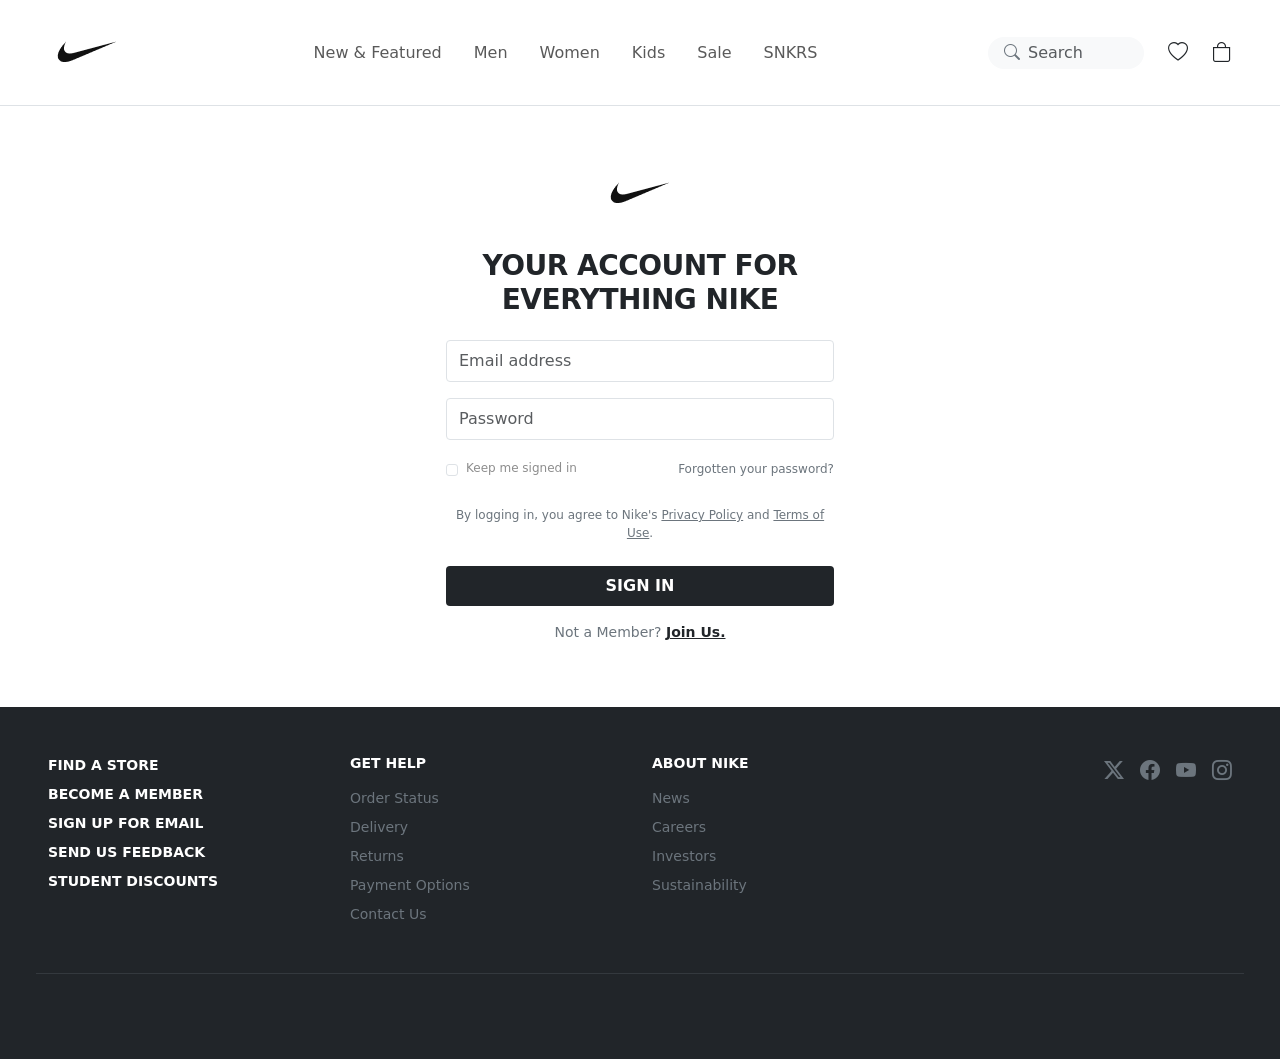
<file: index.html>
<!DOCTYPE html>
<html lang="en">

<head>
    <meta charset="UTF-8">
    <meta name="viewport" content="width=device-width, initial-scale=1.0">
    <title>Nike Login</title>
    <link href="https://cdn.jsdelivr.net/npm/bootstrap@5.3.0/dist/css/bootstrap.min.css" rel="stylesheet">
    <link rel="stylesheet" href="https://cdn.jsdelivr.net/npm/bootstrap-icons@1.11.0/font/bootstrap-icons.css">
</head>

<body class="bg-white d-flex flex-column min-vh-100">

    <nav class="navbar navbar-expand-lg navbar-light bg-white border-bottom sticky-top py-2">
        <div class="container-fluid px-lg-5 px-3">
            <a class="navbar-brand" href="#">
                <img src="images/nikelogo.png" alt="">
            </a>

            <button class="navbar-toggler border-0" type="button" data-bs-toggle="collapse" data-bs-target="#nikeNav">
                <span class="navbar-toggler-icon"></span>
            </button>

            <div class="collapse navbar-collapse" id="nikeNav">
                <ul class="navbar-nav mx-auto fw-medium text-dark text-center py-3 py-lg-0">
                    <li class="nav-item"><a class="nav-link px-3" href="../1/index.html">New & Featured</a></li>
                    <li class="nav-item"><a class="nav-link px-3" href="../2/index.html">Men</a></li>
                    <li class="nav-item"><a class="nav-link px-3" href="#">Women</a></li>
                    <li class="nav-item"><a class="nav-link px-3" href="#">Kids</a></li>
                    <li class="nav-item"><a class="nav-link px-3" href="#">Sale</a></li>
                    <li class="nav-item"><a class="nav-link px-3" href="#">SNKRS</a></li>
                </ul>

                <div class="d-flex align-items-center justify-content-center">
                    <div class="bg-light rounded-pill px-3 py-1 d-flex align-items-center">
                        <i class="bi bi-search text-secondary me-2"></i>
                        <input type="text" class="form-control border-0 bg-transparent p-0 shadow-none"
                            placeholder="Search" style="width: 100px;">
                    </div>
                    <i class="bi bi-heart ms-4 fs-5 cursor-pointer"></i>
                    <i class="bi bi-bag ms-4 fs-5 cursor-pointer"></i>
                </div>
            </div>
        </div>
    </nav>

    <main class="container flex-grow-1 d-flex justify-content-center align-items-center py-5">
        <div class="text-center w-100 px-3" style="max-width: 420px;">
            <div class="mb-3">
                <img src="images/nikelogo.png" alt="">
            </div>

            <h3 class="fw-bolder mb-4 px-lg-4" style="line-height: 1.2; letter-spacing: -0.5px;">YOUR ACCOUNT FOR
                EVERYTHING NIKE</h3>

            <form>
                <div class="mb-3 text-start">
                    <input type="email" class="form-control rounded-1 py-2 shadow-none" placeholder="Email address">
                </div>
                <div class="mb-3 text-start">
                    <input type="password" class="form-control rounded-1 py-2 shadow-none" placeholder="Password">
                </div>

                <div class="d-flex justify-content-between align-items-center mb-4 flex-wrap gap-2"
                    style="font-size: 12px; color: #8d8d8d;">
                    <div class="form-check p-0 d-flex align-items-center">
                        <input class="form-check-input ms-0 me-2 shadow-none" type="checkbox" id="keepSignedIn">
                        <label class="form-check-label" for="keepSignedIn">Keep me signed in</label>
                    </div>
                    <a href="#" class="text-decoration-none text-secondary">Forgotten your password?</a>
                </div>

                <p class="mb-4 text-secondary" style="font-size: 12px; line-height: 1.5;">
                    By logging in, you agree to Nike's <a href="#"
                        class="text-decoration-underline text-secondary">Privacy Policy</a> and <a href="#"
                        class="text-decoration-underline text-secondary">Terms of Use</a>.
                </p>

                <button type="submit" class="btn btn-dark w-100 rounded-1 py-2 mb-3 fw-bold border-0">SIGN IN</button>

                <p class="small text-secondary">Not a Member? <a href="#"
                        class="text-dark text-decoration-underline fw-bold">Join Us.</a></p>
            </form>
        </div>
    </main>

    <footer class="bg-dark text-white py-5">
        <div class="container-fluid px-lg-5 px-4">
            <div class="row g-4">
                <div class="col-12 col-md-3">
                    <ul class="nav flex-column small text-uppercase fw-bold gap-2">
                        <li class="nav-item">Find A Store</li>
                        <li class="nav-item">Become A Member</li>
                        <li class="nav-item">Sign Up For Email</li>
                        <li class="nav-item">Send Us Feedback</li>
                        <li class="nav-item">Student Discounts</li>
                    </ul>
                </div>
                <div class="col-6 col-md-3">
                    <h6 class="text-uppercase small fw-bold mb-3">Get Help</h6>
                    <ul class="nav flex-column small text-secondary gap-2">
                        <li>Order Status</li>
                        <li>Delivery</li>
                        <li>Returns</li>
                        <li>Payment Options</li>
                        <li>Contact Us</li>
                    </ul>
                </div>
                <div class="col-6 col-md-3">
                    <h6 class="text-uppercase small fw-bold mb-3">About Nike</h6>
                    <ul class="nav flex-column small text-secondary gap-2">
                        <li>News</li>
                        <li>Careers</li>
                        <li>Investors</li>
                        <li>Sustainability</li>
                    </ul>
                </div>
                <div class="col-12 col-md-3 text-md-end">
                    <div class="d-flex justify-content-start justify-content-md-end gap-3 fs-5 text-secondary">
                        <i class="bi bi-twitter-x"></i>
                        <i class="bi bi-facebook"></i>
                        <i class="bi bi-youtube"></i>
                        <i class="bi bi-instagram"></i>
                    </div>
                </div>
            </div>

            <div class="row mt-5 pt-3 border-top border-secondary border-opacity-25">
                <div class="col-12 col-md-6 small text-secondary text-center text-md-start">
                    <span class="text-white me-3"><i class="bi bi-geo-alt
</file>
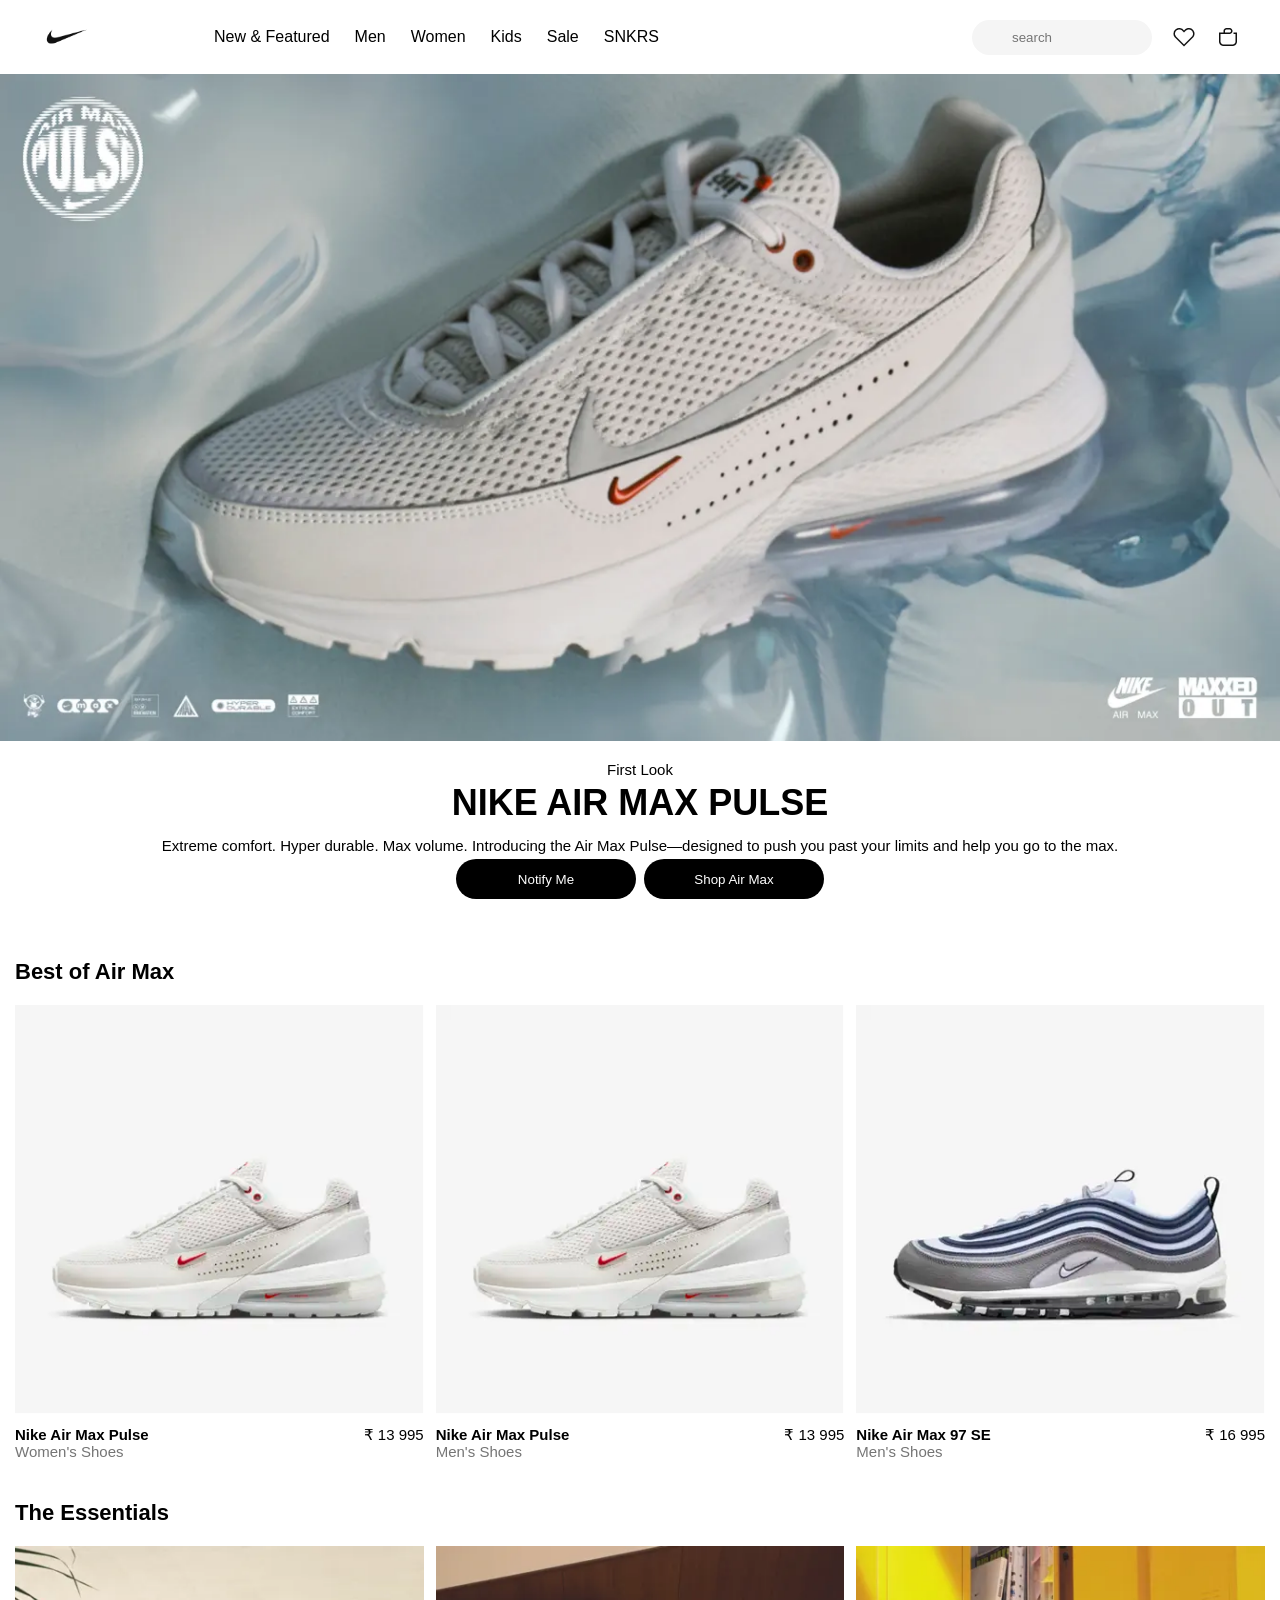
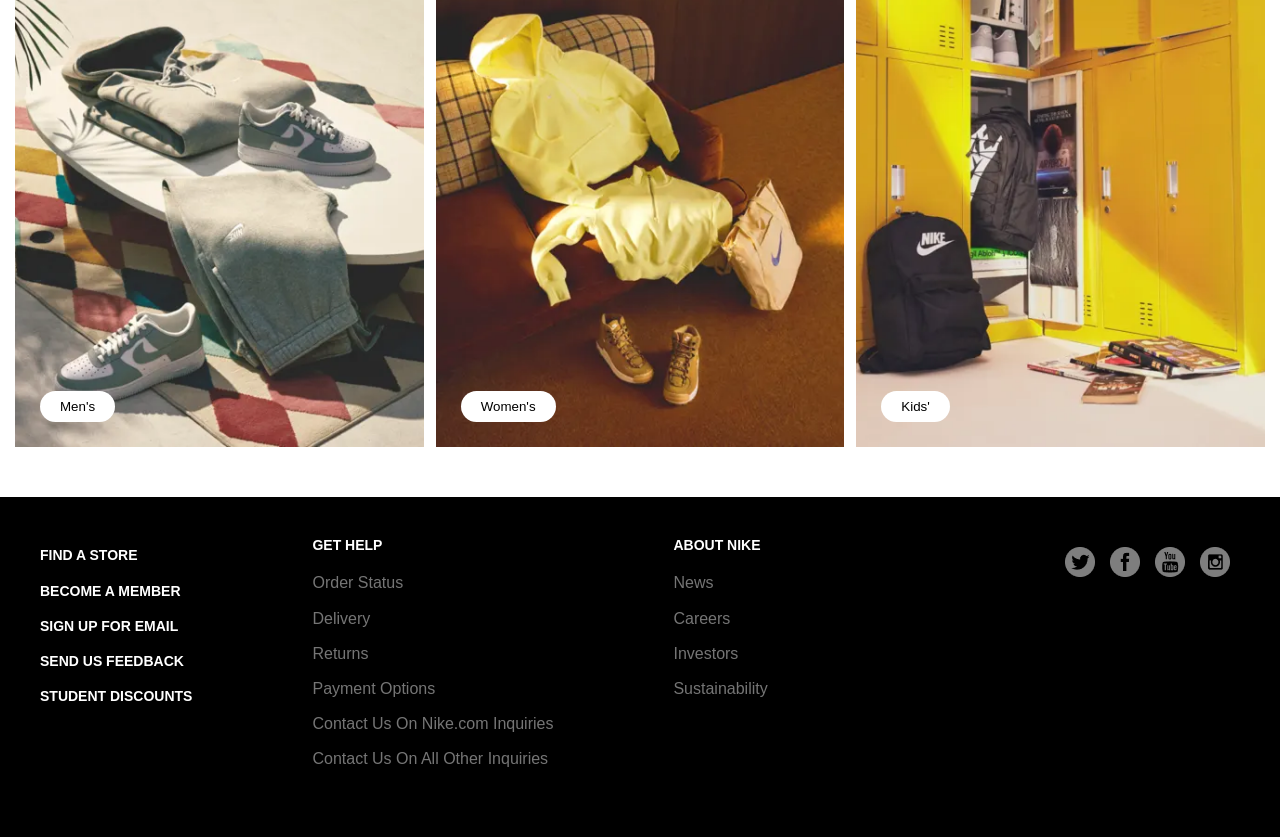
<file: 1/index.html>
<!DOCTYPE html>
<html lang="en">

<head>
    <meta charset="UTF-8">
    <meta name="viewport" content="width=device-width, initial-scale=1.0">
    <title>Nike</title>
    <link rel="stylesheet" href="css/style.css">
</head>

<body>
    <header class="top">
        <div class="logo">
            <img src="images/logo.png" alt="">
        </div>
        <div class="sections">
            <div class="types">
                <ul>
                    <li><a href="../2/index.html">New & Featured</a></li>
                    <li><a href="#">Men</a></li>
                    <li><a href="#">Women</a></li>
                    <li><a href="#">Kids</a></li>
                    <li><a href="#">Sale</a></li>
                    <li><a href="../3/index.html">SNKRS</a></li>
                </ul>
            </div>
            <div class="searchbar">
                <input type="search" placeholder="search">
            </div>
        </div>
        <div class="FandB">
            <img src="images/fav.png" alt="">
            <img src="images/bag.png" alt="">
        </div>
    </header>
    <section class="prom">
        <div class="mainimg">
            <img src="images/shoe1.png" alt="">
        </div>
        <div class="text">
            <p>First Look</p>
            <h2>Nike Air Max Pulse</h2>
            <p>Extreme comfort. Hyper durable. Max volume. Introducing the
                Air Max Pulse—designed to push you past your limits and help
                you go to the max.
            </p>
            <form action="choise">
                <div class="btn">
                    <input type="button" value="Notify Me">
                    <input type="button" value="Shop Air Max">
                </div>
            </form>
        </div>
    </section>
    <section class="main">
        <h2>Best of Air Max</h2>
        <div class="cards">
            <div class="card">
                <img src="images/shoe2.png" alt="">
                <div class="cardtxt">
                    <div class="left">
                        <div class="bold">Nike Air Max Pulse</div>
                        <div class="grey">Women's Shoes</div>
                    </div>
                    <div class="right">₹ 13 995</div>
                </div>
            </div>
            <div class="card">
                <img src="images/shoe2.png" alt="">
                <div class="cardtxt">
                    <div class="left">
                        <div class="bold">Nike Air Max Pulse</div>
                        <div class="grey">Men's Shoes</div>
                    </div>
                    <div class="right">₹ 13 995</div>

                </div>
            </div>
            <div class="card">
                <img src="images/shoe3.png" alt="">
                <div class="cardtxt">
                    <div class="left">
                        <div class="bold">Nike Air Max 97 SE</div>
                        <div class="grey">Men's Shoes</div>
                    </div>
                    <div class="right">₹ 16 995</div>
                </div>
            </div>
        </div>
    </section>
    <section class="essent">
        <h2>The Essentials</h2>
        <div class="all">
            <div class="cardes">
                <img src="images/mens.png" alt="mens">
                <button class="img-btn">Men's</button>
            </div>
            <div class="cardes">
                <img src="images/womens.png" alt="mens">
                <button class="img-btn">Women's</button>
            </div>
            <div class="cardes">
                <img src="images/kids.png" alt="mens">
                <button class="img-btn">Kids'</button>
            </div>
        </div>

    </section>
    <section class="down">
        <div class="leftdown">
            <div class="first">
                <ul>
                    <li><a href="#">Find A Store</a></li>
                    <li><a href="#">Become A Member</a></li>
                    <li><a href="#">Sign Up for Email</a></li>
                    <li><a href="#">Send Us Feedback</a></li>
                    <li><a href="#">Student Discounts</a></li>
                </ul>
            </div>
            <div class="second">
                <p>Get Help</p>
                <div class="grey">
                    <ul>
                        <li><a href="#">Order Status</a></li>
                        <li><a href="#">Delivery</a></li>
                        <li><a href="#">Returns</a></li>
                        <li><a href="#">Payment Options</a></li>
                        <li><a href="#">Contact Us On Nike.com Inquiries</a></li>
                        <li><a href="#">Contact Us On All Other Inquiries</a></li>
                    </ul>
                </div>
            </div>
            <div class="third">
                <p>About Nike</p>
                <div class="grey">
                    <ul>
                        <li><a href="#">News</a></li>
                        <li><a href="#">Careers</a></li>
                        <li><a href="#">Investors</a></li>
                        <li><a href="#">Sustainability</a></li>
                    </ul>
                </div>
            </div>
        </div>
        <div class="rightdown">
            <ul>
                <li><img src="images/twit.png" alt=""></li>
                <li><img src="images/face.png" alt=""></li>
                <li><img src="images/you.png" alt=""></li>
                <li><img src="images/inst.png" alt=""></li>
            </ul>
            
            
            
            
        </div>

    </section>
</body>

</html>
</file>
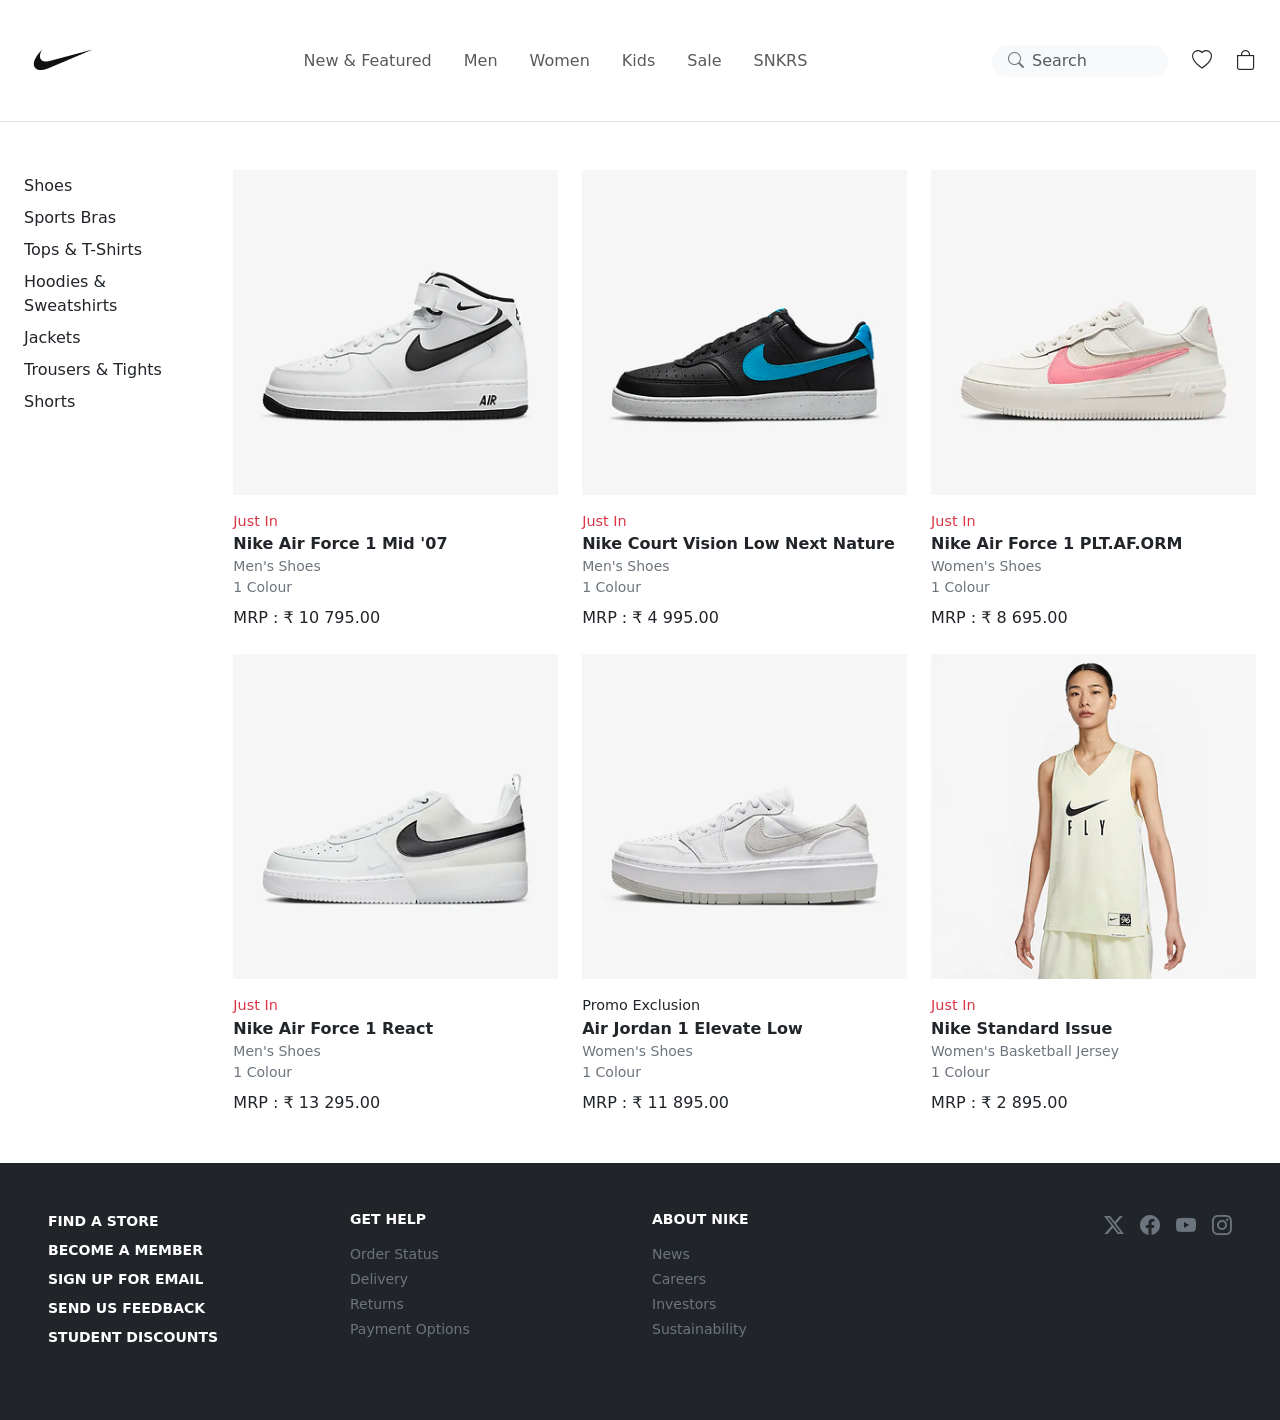
<file: 2/index.html>
<!DOCTYPE html>
<html lang="en">

<head>
    <meta charset="UTF-8">
    <meta name="viewport" content="width=device-width, initial-scale=1.0">
    <title>Nike Store</title>
    <link href="https://cdn.jsdelivr.net/npm/bootstrap@5.3.0/dist/css/bootstrap.min.css" rel="stylesheet">
    <link rel="stylesheet" href="https://cdn.jsdelivr.net/npm/bootstrap-icons@1.11.0/font/bootstrap-icons.css">
</head>

<body class="bg-white">

    <nav class="navbar navbar-expand-lg navbar-light bg-white border-bottom sticky-top py-3">
        <div class="container-fluid px-4">
            <a class="navbar-brand" href="#">
                <img src="images/nikelogo.png" alt="">
            </a>
            <div class="collapse navbar-collapse justify-content-center">
                <ul class="navbar-nav fw-medium text-dark">
                    <li class="nav-item"><a class="nav-link px-3" href="">New & Featured</a></li>
                    <li class="nav-item"><a class="nav-link px-3" href="#">Men</a></li>
                    <li class="nav-item"><a class="nav-link px-3" href="#">Women</a></li>
                    <li class="nav-item"><a class="nav-link px-3" href="#">Kids</a></li>
                    <li class="nav-item"><a class="nav-link px-3" href="../1/index.html">Sale</a></li>
                    <li class="nav-item"><a class="nav-link px-3" href="../3/index.html">SNKRS</a></li>
                </ul>
            </div>
            <div class="d-flex align-items-center">
                <div class="bg-light rounded-pill px-3 py-1 d-none d-md-flex align-items-center">
                    <i class="bi bi-search text-secondary me-2"></i>
                    <input type="text" class="form-control border-0 bg-transparent p-0" placeholder="Search"
                        style="box-shadow: none; width: 120px;">
                </div>
                <i class="bi bi-heart ms-4 fs-5"></i>
                <i class="bi bi-bag ms-4 fs-5"></i>
            </div>
        </div>
    </nav>

    <div class="container-fluid px-4 mt-5">
        <div class="row">
            <div class="col-md-2 d-none d-md-block sticky-top" style="height: fit-content; top: 100px;">
                <ul class="nav flex-column mb-4">
                    <li class="nav-item"><a class="nav-link text-dark ps-0 fw-medium py-1" href="#">Shoes</a></li>
                    <li class="nav-item"><a class="nav-link text-dark ps-0 fw-medium py-1" href="#">Sports Bras</a></li>
                    <li class="nav-item"><a class="nav-link text-dark ps-0 fw-medium py-1" href="#">Tops & T-Shirts</a>
                    </li>
                    <li class="nav-item"><a class="nav-link text-dark ps-0 fw-medium py-1" href="#">Hoodies &
                            Sweatshirts</a></li>
                    <li class="nav-item"><a class="nav-link text-dark ps-0 fw-medium py-1" href="#">Jackets</a></li>
                    <li class="nav-item"><a class="nav-link text-dark ps-0 fw-medium py-1" href="#">Trousers &
                            Tights</a></li>
                    <li class="nav-item"><a class="nav-link text-dark ps-0 fw-medium py-1" href="#">Shorts</a></li>
                </ul>
            </div>

            <div class="col-md-10">
                <div class="row g-4">
                    <div class="col-6 col-lg-4">
                        <img src="images/forcemid.png" class="img-fluid mb-3"
                            alt="Product">
                        <div class="text-danger fw-medium" style="font-size: 0.9rem;">Just In</div>
                        <div class="fw-bold">Nike Air Force 1 Mid '07</div>
                        <div class="text-secondary small">Men's Shoes<br>1 Colour</div>
                        <div class="mt-2 fw-medium">MRP : ₹ 10 795.00</div>
                    </div>
                    <div class="col-6 col-lg-4">
                        <img src="images/courtvidvsion.png"
                            class="img-fluid mb-3" alt="Product">
                        <div class="text-danger fw-medium" style="font-size: 0.9rem;">Just In</div>
                        <div class="fw-bold">Nike Court Vision Low Next Nature</div>
                        <div class="text-secondary small">Men's Shoes<br>1 Colour</div>
                        <div class="mt-2 fw-medium">MRP : ₹ 4 995.00</div>
                    </div>
                    <div class="col-6 col-lg-4">
                        <img src="images/forcepink.png"
                            class="img-fluid mb-3" alt="Product">
                        <div class="text-danger fw-medium" style="font-size: 0.9rem;">Just In</div>
                        <div class="fw-bold">Nike Air Force 1 PLT.AF.ORM</div>
                        <div class="text-secondary small">Women's Shoes<br>1 Colour</div>
                        <div class="mt-2 fw-medium">MRP : ₹ 8 695.00</div>
                    </div>
                    <div class="col-6 col-lg-4">
                        <img src="images/force.png"
                            class="img-fluid mb-3" alt="Product">
                        <div class="text-danger fw-medium" style="font-size: 0.9rem;">Just In</div>
                        <div class="fw-bold">Nike Air Force 1 React</div>
                        <div class="text-secondary small">Men's Shoes<br>1 Colour</div>
                        <div class="mt-2 fw-medium">MRP : ₹ 13 295.00</div>
                    </div>
                    <div class="col-6 col-lg-4">
                        <img src="images/jordan.png"
                            class="img-fluid mb-3" alt="Product">
                        <div class="fw-medium text-dark" style="font-size: 0.9rem;">Promo Exclusion</div>
                        <div class="fw-bold">Air Jordan 1 Elevate Low</div>
                        <div class="text-secondary small">Women's Shoes<br>1 Colour</div>
                        <div class="mt-2 fw-medium">MRP : ₹ 11 895.00</div>
                    </div>
                    <div class="col-6 col-lg-4">
                        <img src="images/shirt.png" class="img-fluid mb-3"
                            alt="Product">
                        <div class="text-danger fw-medium" style="font-size: 0.9rem;">Just In</div>
                        <div class="fw-bold">Nike Standard Issue</div>
                        <div class="text-secondary small">Women's Basketball Jersey<br>1 Colour</div>
                        <div class="mt-2 fw-medium">MRP : ₹ 2 895.00</div>
                    </div>
                </div>
            </div>
        </div>
    </div>

    <footer class="bg-dark text-white py-5 mt-5">
        <div class="container-fluid px-5">
            <div class="row">
                <div class="col-md-3 mb-4">
                    <ul class="nav flex-column small text-uppercase fw-bold gap-2">
                        <li class="nav-item">Find A Store</li>
                        <li class="nav-item">Become A Member</li>
                        <li class="nav-item">Sign Up For Email</li>
                        <li class="nav-item">Send Us Feedback</li>
                        <li class="nav-item">Student Discounts</li>
                    </ul>
                </div>
                <div class="col-md-3 mb-4">
                    <h6 class="text-uppercase small fw-bold mb-3">Get Help</h6>
                    <ul class="nav flex-column small text-secondary gap-1">
                        <li>Order Status</li>
                        <li>Delivery</li>
                        <li>Returns</li>
                        <li>Payment Options</li>
                    </ul>
                </div>
                <div class="col-md-3 mb-4">
                    <h6 class="text-uppercase small fw-bold mb-3">About Nike</h6>
                    <ul class="nav flex-column small text-secondary gap-1">
                        <li>News</li>
                        <li>Careers</li>
                        <li>Investors</li>
                        <li>Sustainability</li>
                    </ul>
                </div>
                <div class="col-md-3 text-md-end">
                    <div class="d-flex justify-content-md-end gap-3 fs-5 text-secondary">
                        <i class="bi bi-twitter-x"></i>
                        <i class="bi bi-facebook"></i>
                        <i class="bi bi-youtube"></i>
                        <i class="bi bi-instagram"></i>
                    </div>
                </div>
            </div>
        </div>
    </footer>

    <script src="https://cdn.jsdelivr.net/npm/bootstrap@5.3.0/dist/js/bootstrap.bundle.min.js"></script>
</body>

</html>
</file>
<file: 1/css/style.css>
* {
  margin: 0;
  padding: 0;
  box-sizing: border-box;
}

img {
  max-width: 100%;
  display: block;
}

button {
  border: none;
  cursor: pointer;
}

a {
  text-decoration: none;
  color: inherit;
}

ul {
  list-style: none;
}

body {
  font-family: "Helvetica Neue", Helvetica, Arial, sans-serif;
  background-color: #fff;
}

.top {
  display: flex;
  align-items: center;
  justify-content: space-between;
  padding: 10px 20px;
}

.logo img {
  height: 30px;
  cursor: pointer;
}

.sections {
  display: none;
}

.FandB {
  display: flex;
  align-items: center;
  gap: 15px;
}

.FandB img {
  width: 24px;
  height: 24px;
  cursor: pointer;
}

.prom {
  margin-bottom: 40px;
}

.text {
  text-align: center;
  padding: 20px 10px;
}

.text p {
  font-size: 15px;
  margin-bottom: 5px;
}

.text h2 {
  font-size: 36px;
  font-weight: 800;
  text-transform: uppercase;
  line-height: 1.1;
  margin-bottom: 15px;
}

.btn {
  display: flex;
  flex-direction: column;
  gap: 10px;
  align-items: center;
}

.btn input {
  background-color: #000;
  color: #fff;
  width: 180px;
  height: 40px;
  border: none;
  border-radius: 30px;
  font-weight: 500;
  cursor: pointer;
}

.main,
.essent {
  padding: 0 15px;
  margin-top: 40px;
}

.main h2,
.essent h2 {
  font-size: 22px;
  font-weight: 600;
  margin-bottom: 20px;
}

.cards,
.all {
  display: flex;
  flex-direction: column;
  gap: 20px;
}

.cardtxt {
  display: flex;
  justify-content: space-between;
  margin-top: 12px;
  font-size: 15px;
}

.bold {
  font-weight: 600;
}

.grey {
  color: #757575;
}

.right {
  text-align: right;
}

.cardes {
  position: relative;
}

.img-btn {
  position: absolute;
  bottom: 25px;
  left: 25px;
  background: #fff;
  padding: 8px 20px;
  border-radius: 25px;
  font-weight: 500;
}

.down {
  background: #000;
  color: #fff;
  padding: 40px 20px;
  margin-top: 50px;
}

.leftdown {
  display: flex;
  flex-direction: column;
  gap: 35px;
}

.first a {
  text-transform: uppercase;
  font-weight: 800;
  font-size: 14px;
}

.first ul li,
.second ul li,
.third ul li {
  line-height: 2.2;
}

.second p,
.third p {
  text-transform: uppercase;
  font-weight: 800;
  margin-bottom: 12px;
  font-size: 14px;
}

.rightdown ul {
  display: flex;
  gap: 15px; 
  align-items: center;
  cursor: pointer;
}

.rightdown img {
  width: 30px;
  height: 30px;
  display: block;
}

@media (min-width: 768px) {
  .top {
    padding: 10px 40px;
  }

  .logo img {
    height: 54px;
  }

  .sections {
    display: flex;
    align-items: center;
    flex-grow: 1;
    justify-content: space-between;
    margin-left: 10%;
  }

  .types ul {
    display: flex;
    gap: 25px;
    font-size: 16px;
    font-weight: 500;
    white-space: nowrap;
  }

  .searchbar input {
    background-color: #f5f5f5;
    border-radius: 25px;
    padding: 10px 20px 10px 40px;
    width: 180px;
    border: none;
    outline: none;
  }

  .FandB {
    margin-left: 20px;
    gap: 20px;
  }

  .btn {
    flex-direction: row;
    justify-content: center;
    gap: 8px;
  }

  .cards,
  .all {
    flex-direction: row;
    gap: 12px;
  }

  .card,
  .cardes {
    flex: 1;
  }

  .down {
    display: flex;
    justify-content: space-between;
    padding: 40px 40px 60px 40px;
  }

  .leftdown {
    flex-direction: row;
    gap: 120px;
  }

  .rightdown {
    margin-top: 10px;
    margin-right: 10px;
    gap: 10px;
    display: flex;
    height: 30px;
  }
}
</file>
